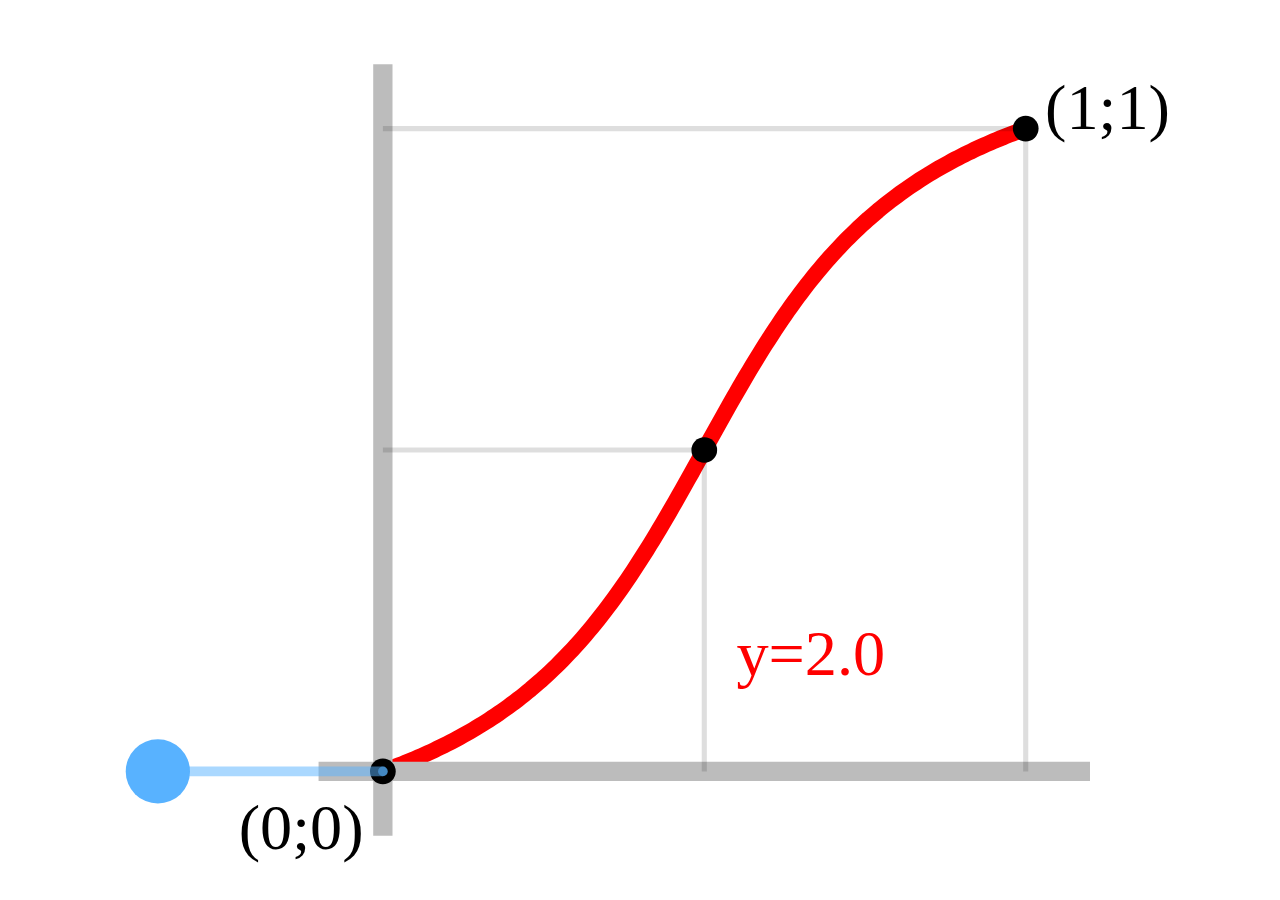
<file: index.html>
<!DOCTYPE html>
<html>
<head>
	<meta charset="utf-8">
	<link rel="stylesheet" type="text/css" href="css/main.css"/>
	<title>SpreadFn</title>
	<script src="js/d3.js"></script>
	<script src="js/main.js" defer></script>
</head>
<body>
	<div id="spreadPlot"></div>
</body>
</html>
</file>
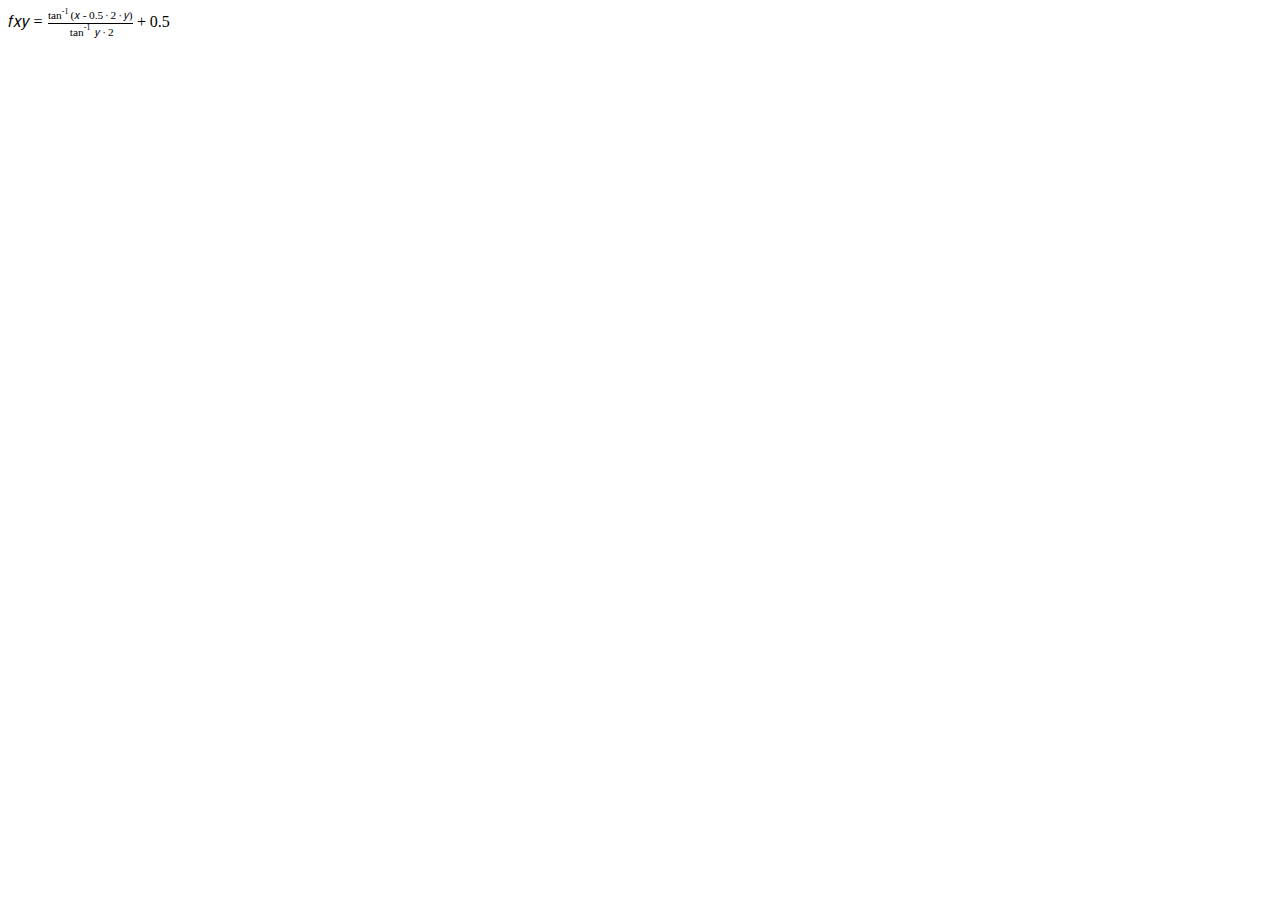
<file: myMath.html>
<!DOCTYPE html>
<html lang="en">
<head>
	<meta charset="UTF-8">
	<title>MyMath</title>
</head>
<body>

<!--const spreadFn = (y) => y === 0 ? (x) => x-->
<!--: (y > 0-->
<!--    ? (x) => Math.atan( (x-0.5)*y*2 )/Math.atan(y)/2+0.5-->
<!--    : (x) => Math.tan( (x-0.5)*Math.atan(-y)*2 )/-y/2+0.5 /*inverse*/-->


<!-- Identifier <mi>, Operator <mo>, Number <mn>  -->

<math xmlns="http://www.w3.org/1998/Math/MathML">
	<mi>f</mi>
	<mfenced>
		<mi>x</mi>
		<mi>y</mi>
	</mfenced>
	<mo>=</mo>
	<mrow>
		<mfrac>
			<mrow>
				<msup>
					<mi>tan</mi>
					<mn>-1</mn>
				</msup>
				<mo>(</mo>
				<mfenced>
					<mrow>
						<mi>x</mi>
						<mo>-</mo>
						<mn>0.5</mn>
					</mrow>
				</mfenced>
				<mo>&CenterDot;</mo>
				<mn>2</mn>
				<mo>&CenterDot;</mo>
				<mi>y</mi>
				<mo>)</mo>
			</mrow>
			<mrow>
				<msup>
					<mo>tan</mo>
					<mn>-1</mn>
				</msup>
				<mfenced>
					<mrow>
						<mi>y</mi>
					</mrow>
				</mfenced>
				<mo>&CenterDot;</mo>
				<mn>2</mn>
			</mrow>
		</mfrac>
		<mo>+</mo>
		<mn>0.5</mn>
	</mrow>
</math>

</body>
</html>
</file>
<file: css/main.css>
body {
	margin: 0;
	padding: 0;
}
#spreadPlot {
	position: fixed;
	width: 100%;
	height: 100%;
	/*padding: 3%;*/
	box-sizing: border-box;
}
#spreadPlot svg {
	/*border: 1px solid rgba(0,0,0,0.2);*/
	box-sizing: border-box;
	width: 100%;
	height: 100%;
	cursor: pointer;
}
#spreadPlot .graph {
	fill: none;
	stroke: red;
	stroke-width: 0.025;
	stroke-linejoin: round;
	stroke-linecap: round;
}
#spreadPlot .axis {
	stroke: #bcbcbc;
	stroke-width: 0.03;
}
#spreadPlot .markPoint {
	stroke: rgba(0, 0, 0, 0.13);
	stroke-width: 0.008;
}
#spreadPlot .playBallLine {
	stroke: rgba(88, 178, 255, 0.51);
	stroke-width: 0.015;
	stroke-linecap: round;
}
#spreadPlot text {
	font-size: 0.1px;
}
</file>
